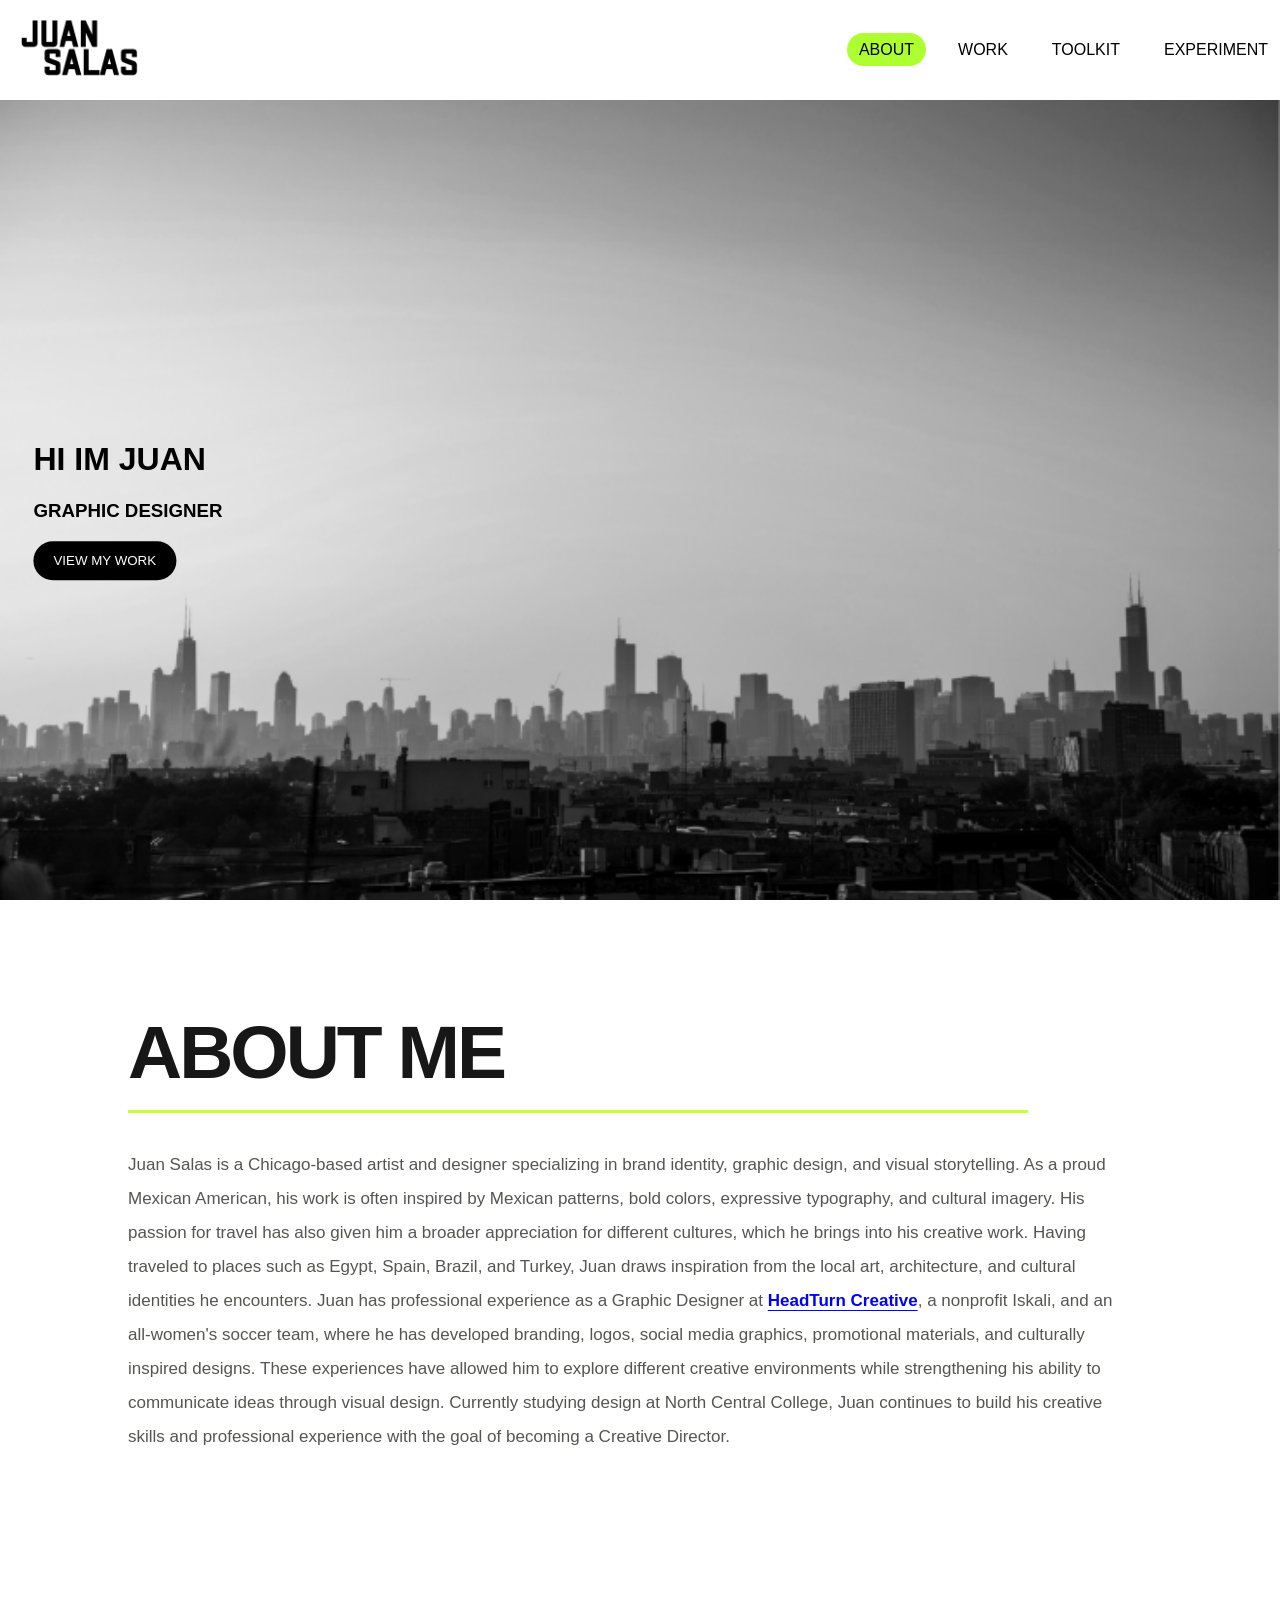
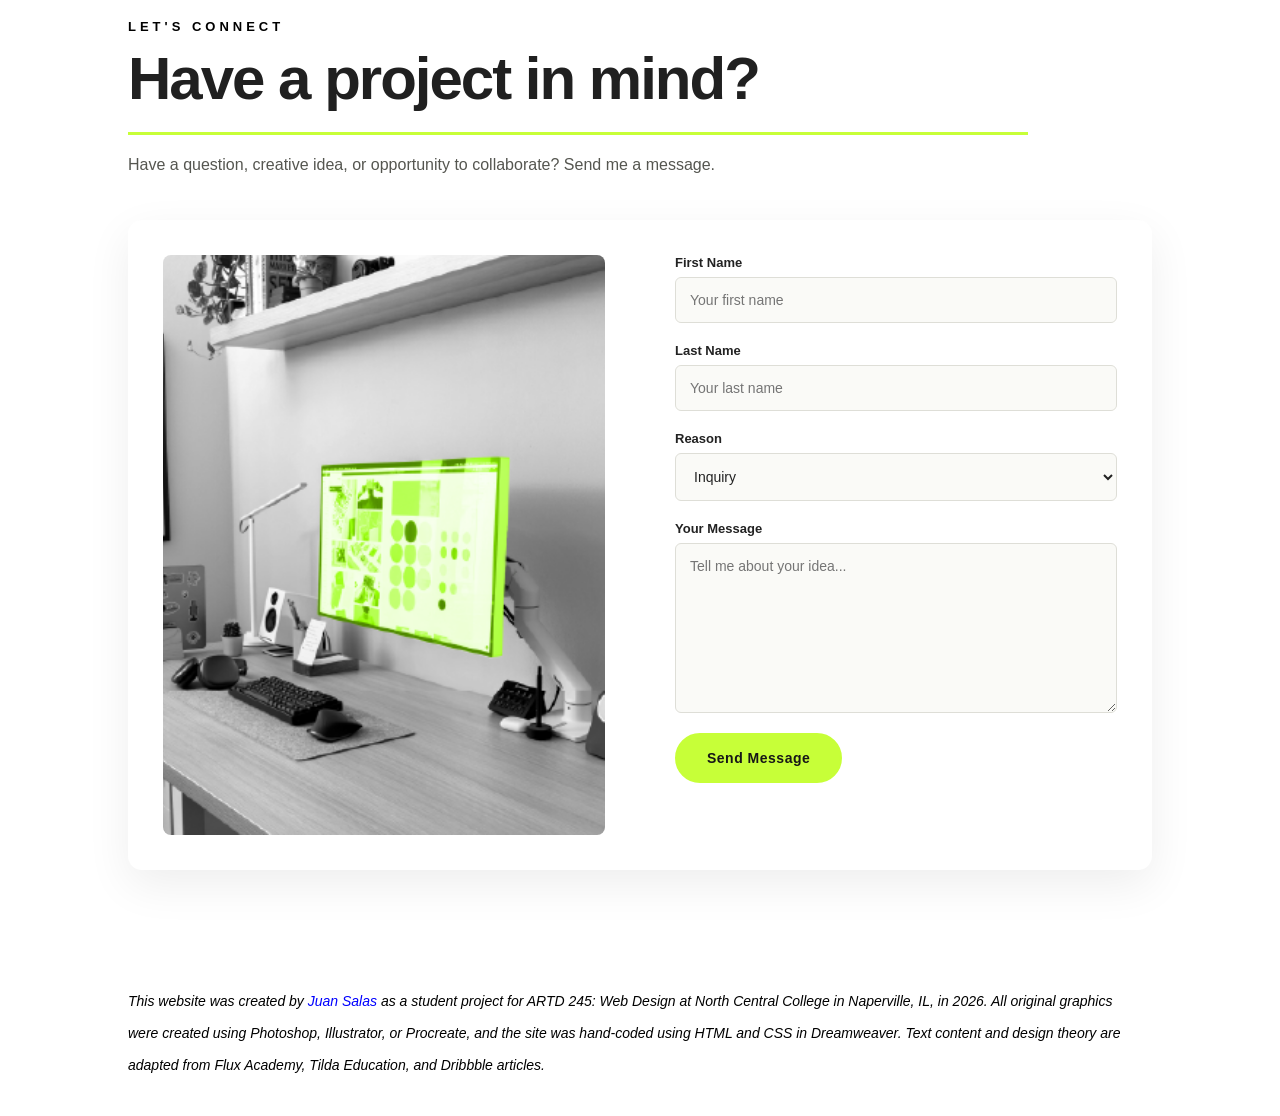
<file: index.html>
<!doctype html>
<html>
<head>
<meta charset="UTF-8">
<title>Portfolio Website </title>
<link href="style.css" rel="stylesheet" type="text/css">
<style type="text/css">
body,td,th {
    font-family: "Gill Sans", "Gill Sans MT", "Myriad Pro", "DejaVu Sans Condensed", Helvetica, Arial, sans-serif;
}
</style>
</head>
	
	
	
<body>
	
	
	
<nav class="navbar">
  <a href="index.html" class="nav-logo">
    <img src="images/lmao.png">
  </a>
  <ul class="nav-links">
    <li><a href="about.html"class="active">ABOUT</a></li>
    <li><a href="work.html">WORK</a></li>
    <li><a href="toolkit.html">TOOLKIT</a></li>
    <li><a href="experiment.html">EXPERIMENT </a></li>
  </ul>
</nav>

	
	
<div class="hero-image">
  <div class="hero-text">
    <h1>HI IM JUAN</h1>
    <h3>GRAPHIC DESIGNER</h3>
    <button>VIEW MY WORK</button>
  </div>
</div>
	
	

<section class="about-profile">

    <div class="about-profile-label">
    &nbsp; </div>

    <h2>ABOUT ME<span>&nbsp;</span></h2>

    <p>
        Juan Salas is a Chicago-based artist and designer
        specializing in brand identity, graphic design, and
        visual storytelling. As a proud Mexican American, his
        work is often inspired by Mexican patterns, bold colors,
        expressive typography, and cultural imagery. His passion
        for travel has also given him a broader appreciation for
        different cultures, which he brings into his creative work.
        Having traveled to places such as Egypt, Spain, Brazil,
        and Turkey, Juan draws inspiration from the local art,
        architecture, and cultural identities he encounters.
        Juan has professional experience as a Graphic Designer
        at <a href="https://www.headturncreative.com/">
        HeadTurn Creative</a>, a nonprofit Iskali, and an
        all-women's soccer team, where he has developed branding,
        logos, social media graphics, promotional materials, and
        culturally inspired designs. These experiences have
        allowed him to explore different creative environments
        while strengthening his ability to communicate ideas
        through visual design. Currently studying design at
        North Central College, Juan continues to build his
        creative skills and professional experience with the
        goal of becoming a Creative Director.
    </p>

</section>
	
	<section class="about-contact">

    <div class="about-contact-heading">
        <div class="about-profile-label">LET'S CONNECT</div>
        <h2>Have a project in mind?</h2>
        <p>
            Have a question, creative idea, or opportunity to
            collaborate? Send me a message.
        </p>
    </div>

    <div class="container">
        <div class="row">

            <div class="column">
                <img
                    src="images/bw.png"
                    alt="Portrait or creative work by Juan Salas"
                    class="about-contact-image"
                >
            </div>

            <div class="column">
                <form action="/action_page.php" method="post">

                    <label for="fname">First Name</label>
                    <input type="text" id="fname" name="firstname"
                           placeholder="Your first name">

                    <label for="lname">Last Name</label>
                    <input type="text" id="lname" name="lastname"
                           placeholder="Your last name">

                    <label for="Reason">Reason</label>
                    <select id="Reason" name="Reason">
                        <option value="inquiry">Inquiry</option>
                        <option value="question">Question</option>
                        <option value="partnership">Partnership</option>
                    </select>

                    <label for="subject">Your Message</label>
                    <textarea id="subject" name="subject"
                              placeholder="Tell me about your idea..."
                              style="height:170px"></textarea>

                    <input type="submit" value="Send Message">

                </form>
            </div>

        </div>
    </div>

</section>
	
	<footer class="about-site-credit">
    <p>
        <i>
            This website was created by
            <a href="https://juannssalas.myportfolio.com/work">
                Juan Salas
            </a>
            as a student project for ARTD 245: Web Design at
            North Central College in Naperville, IL, in 2026.
            All original graphics were created using Photoshop,
            Illustrator, or Procreate, and the site was hand-coded
            using HTML and CSS in Dreamweaver. Text content and
            design theory are adapted from Flux Academy, Tilda
            Education, and Dribbble articles.
        </i>
    </p>
</footer>
	
</body>
</html>
</file>
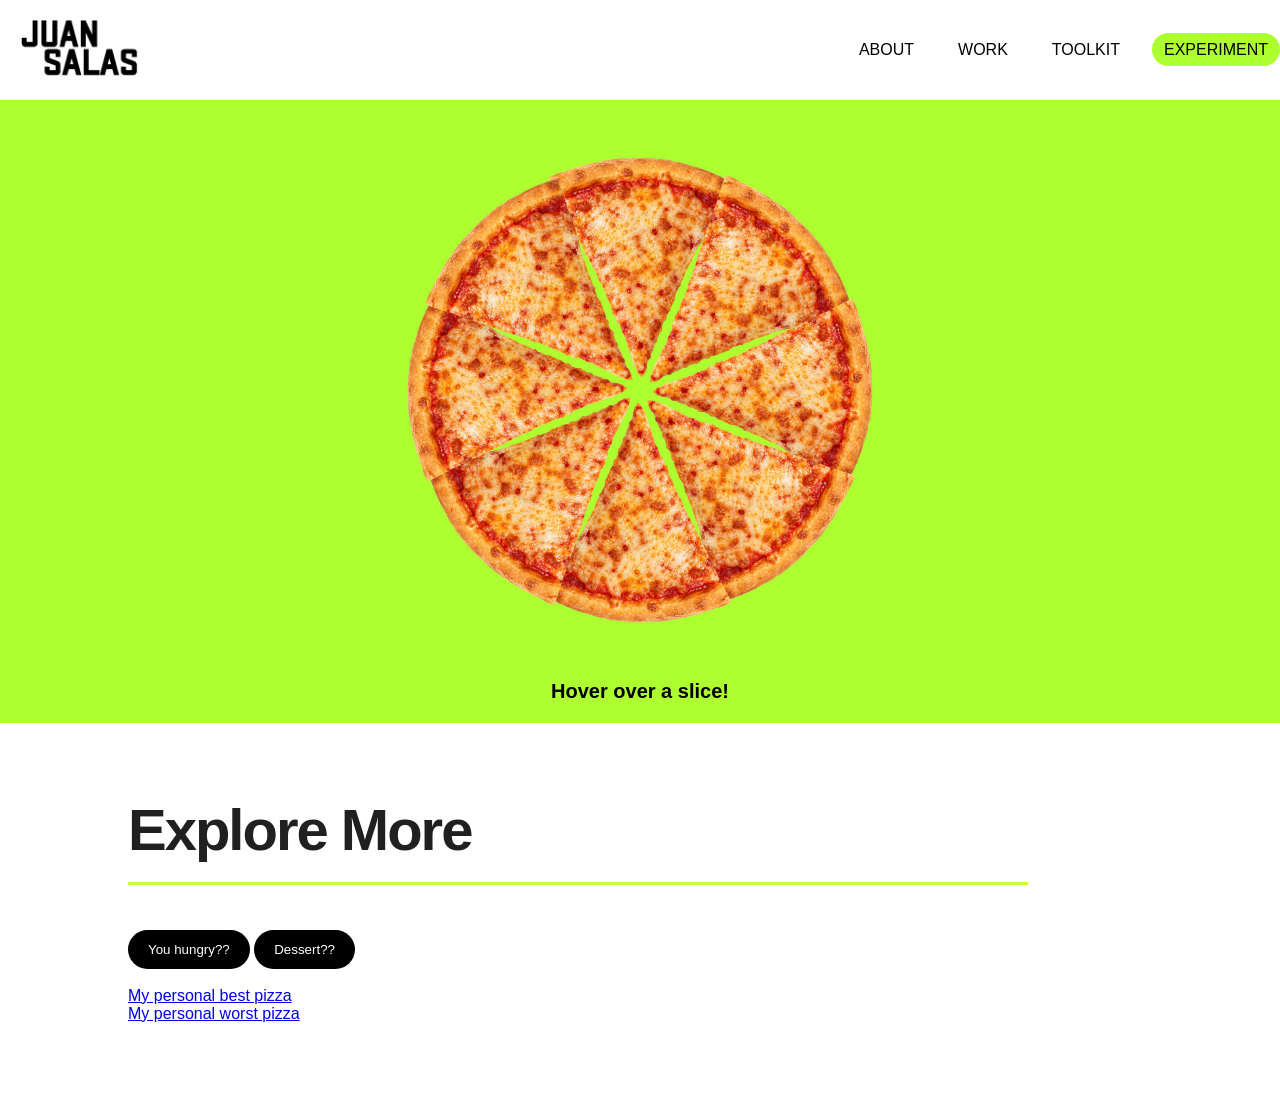
<file: experiment.html>
<!doctype html>
<html>
<head>
<meta charset="UTF-8">
<title>experiment</title>
	<link href="style.css" rel="stylesheet" type="text/css">
</head>

<body>
	
	<body class="experiments-page">
	
	
	<nav class="navbar">
  <a href="index.html" class="nav-logo">
    <img src="images/lmao.png">
  </a>
  <ul class="nav-links">
    <li><a href="index.html">ABOUT</a></li>
    <li><a href="work.html">WORK</a></li>
    <li><a href="toolkit.html">TOOLKIT</a></li>
    <li><a href="experiment.html"class="active">EXPERIMENT </a></li>
  </ul>
</nav>
	
	
<div class="interactive-pizza">

  <button class="pizza-piece" style="--i: 0" aria-label="Slice 1">
    <img src="images/YUM.png" alt="">
  </button>

  <button class="pizza-piece" style="--i: 1" aria-label="Slice 2">
    <img src="images/YUM.png"images/yummy.png"" alt="">
  </button>

  <button class="pizza-piece" style="--i: 2" aria-label="Slice 3">
    <img src="images/YUM.png" alt="">
  </button>

  <button class="pizza-piece" style="--i: 3" aria-label="Slice 4">
    <img src="images/YUM.png" alt="">
  </button>

  <button class="pizza-piece" style="--i: 4" aria-label="Slice 5">
    <img src="images/YUM.png" alt="">
  </button>

  <button class="pizza-piece" style="--i: 5" aria-label="Slice 6">
    <img src="images/YUM.png" alt="">
  </button>

  <button class="pizza-piece" style="--i: 6" aria-label="Slice 7">
    <img src="images/YUM.png" alt="">
  </button>

  <button class="pizza-piece" style="--i: 7" aria-label="Slice 8">
    <img src="images/YUM.png" alt="">
  </button>

	
</div>

<p id="pizza-message">Hover over a slice!</p>

<script>
  const pizzaPieces = document.querySelectorAll(".pizza-piece");
  const pizzaMessage = document.getElementById("pizza-message");

  pizzaPieces.forEach((piece, index) => {
    piece.addEventListener("mouseenter", () => {
      pizzaMessage.textContent =
        "Slice " + (index + 1) + " looks delicious!";
    });

    piece.addEventListener("click", () => {
      pizzaPieces.forEach(slice => {
        slice.classList.remove("selected");
        slice.setAttribute("aria-pressed", "false");
      });

      piece.classList.add("selected");
      piece.setAttribute("aria-pressed", "true");

      pizzaMessage.textContent =
        "You picked slice " + (index + 1) + "!";
    });

    piece.setAttribute("aria-pressed", "false");
  });
</script>
	
	<section class="experiment-links">
    <h2>Explore More</h2>

   
    <div class="button-group">
        <button class="experiment-btn" onclick="window.location.href='work.html'">
            You hungry??
        </button>

        <button class="experiment-btn second-btn" onclick="window.location.href='about.html'">
            Dessert??
        </button>
    </div>

		<br>
   
    <div class="link-group">
        <a href="https://www.loumalnatis.com/ target="_blank">
            My personal best pizza
        </a>

			<br>
															 
        <a href="https://www.rosatispizza.com/" target="_blank">
            My personal worst pizza 
        </a>
    </div>
</section>
	
	
	
	
	
	
</body>
</html>
</file>
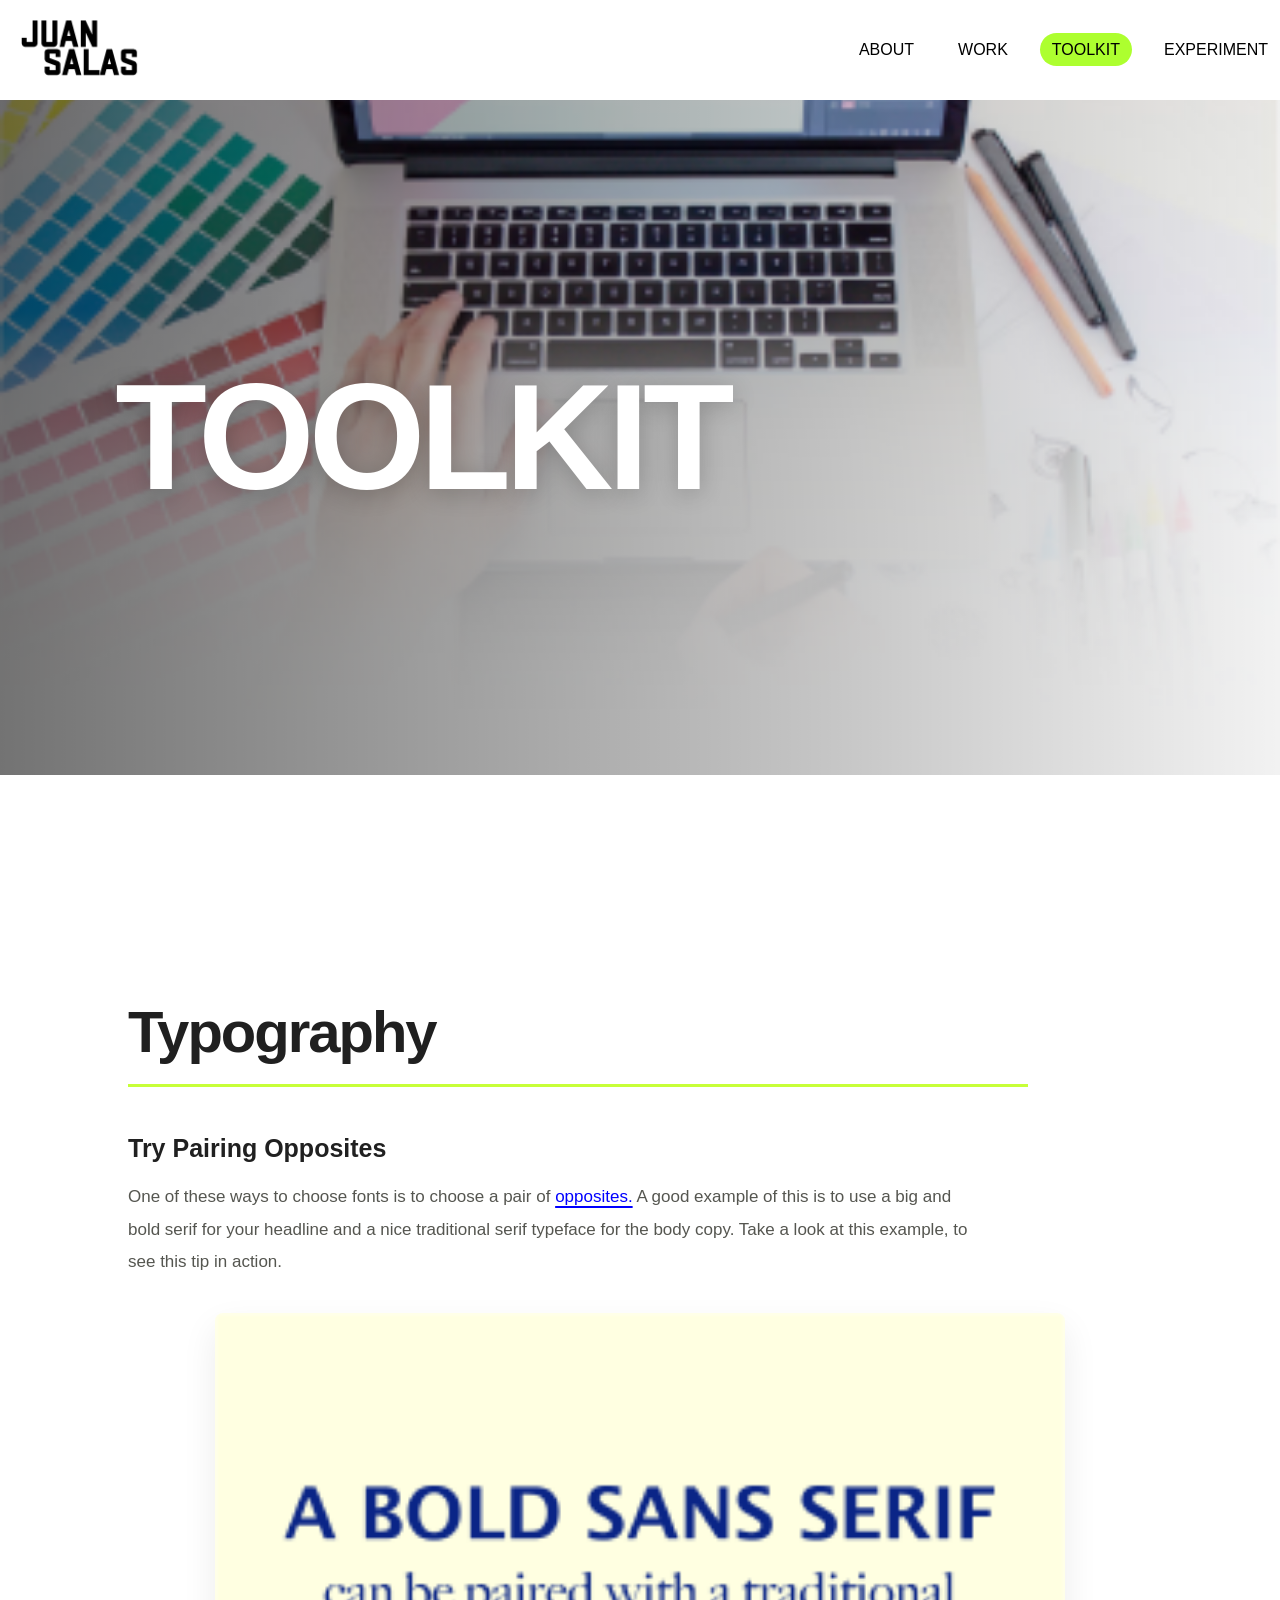
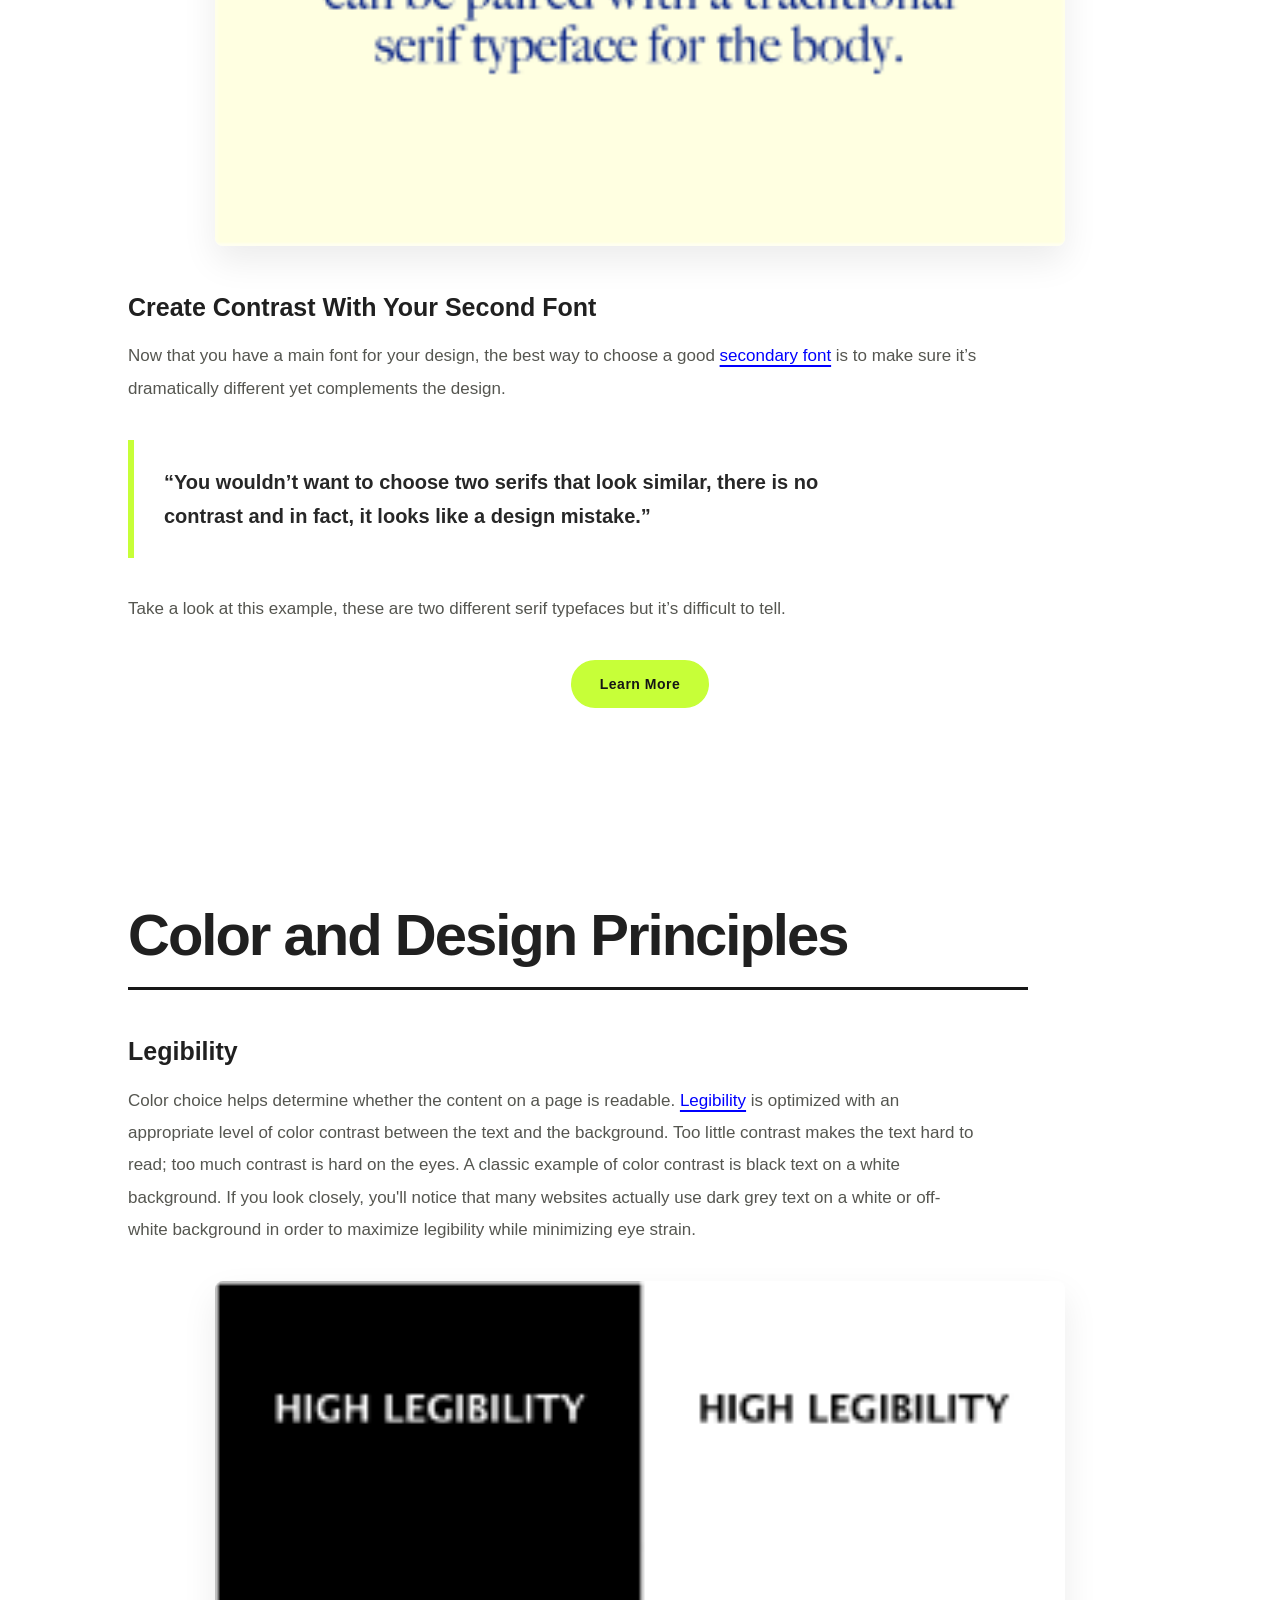
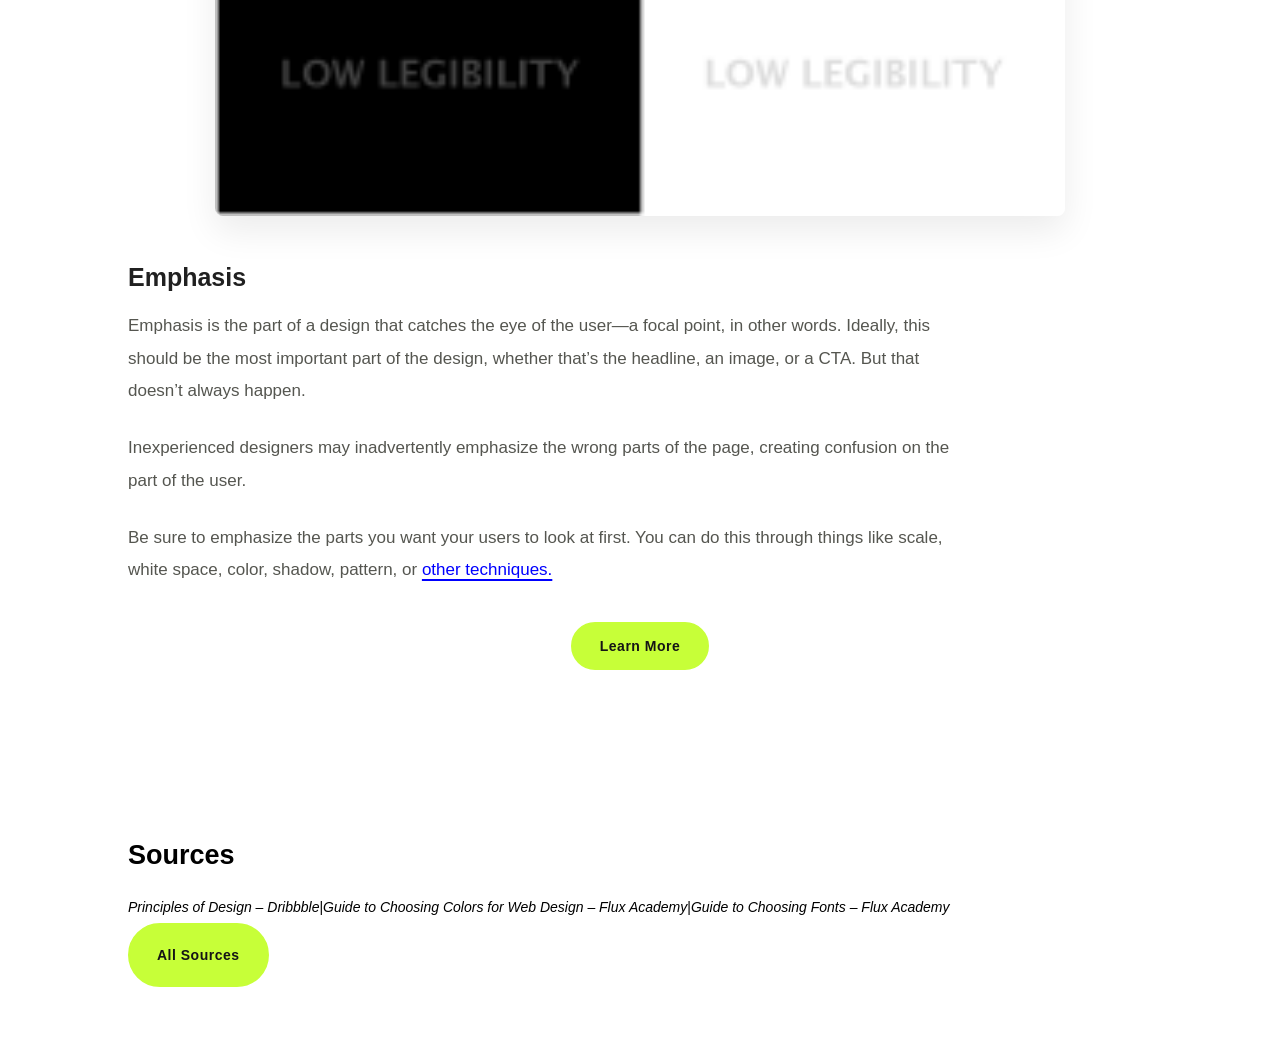
<file: toolkit.html>
<!doctype html>
<html>
<head>
<meta charset="UTF-8">
<title>toolkit</title>
	<link href="style.css" rel="stylesheet" type="text/css">
</head>

<body>
	
	
	
	
	<nav class="navbar">
  <a href="index.html" class="nav-logo">
    <img src="images/lmao.png">
  </a>
  <ul class="nav-links">
    <li><a href="index.html">ABOUT</a></li>
    <li><a href="work.html">WORK</a></li>
    <li><a href="toolkit.html"class="active">TOOLKIT</a></li>
    <li><a href="experiment.html">EXPERIMENT </a></li>
  </ul>
</nav>
	
	
<body>
	
	
	<div class="hero-image-toolkit">
  <div class="hero-text">
    <h1>TOOLKIT</h1>

  </div>
</div>
	
<section>
	

	
</section>
	
<section>
  <h2>Typography</h2>
	
  <h3>Try Pairing Opposites</h3>
	
  <p>One of these ways to choose fonts is to choose a pair of <a href="https://www.flux-academy.com/blog/the-ultimate-guide-to-choosing-fonts">opposites.</a> A good example of this is to use a big and bold serif for your headline and a nice traditional serif typeface for the body copy. Take a look at this example, to see this tip in action.</p>
	
	<div class="toolkit-images">
  <img src="images/type.png" alt="Header Image"/>
	</div>
	
  <h3>Create Contrast With Your Second Font</h3>
	
  <p>Now that you have a main font for your design, the best way to choose a good <a href="https://www.flux-academy.com/blog/the-ultimate-guide-to-choosing-fonts">secondary font</a> is to make sure it’s dramatically different yet complements the design.</p>
  <q>You wouldn’t want to choose two serifs that look similar, there is no contrast and in fact, it looks like a design mistake.</q>
	
  <p>Take a look at this example, these are two different serif typefaces but it’s difficult to tell.</p>
	
	<div class="toolkit-images">
  <a href="https://www.flux-academy.com/blog/the-ultimate-guide-to-choosing-fonts" class="button-link">Learn More</a> 
	</div>
	
</section>
	
<section class = "color-section">
	
  <h2>Color and Design Principles</h2>
	
  <h3>Legibility</h3>
	
  <p>Color choice helps determine whether the content on a page is readable. <a href="https://www.flux-academy.com/blog/ultimate-guide-to-choosing-colors-for-web-design">Legibility</a> is optimized with an appropriate level of color contrast between the text and the background. Too little contrast makes the text hard to read; too much contrast is hard on the eyes. A classic example of color contrast is black text on a white background. If you look closely, you'll notice that many websites actually use dark grey text on a white or off-white background in order to maximize legibility while minimizing eye strain.</p>
	
	<div class="toolkit-images">
  <img src="images/legi.png" alt="Header Image"/>
	</div>
	
  <h3>Emphasis</h3>
	
  <p>Emphasis is the part of a design that catches the eye of the user—a focal point, in other words. Ideally, this should be the most important part of the design, whether that’s the headline, an image, or a CTA. But that doesn’t always happen.</p>
  <p>Inexperienced designers may inadvertently emphasize the wrong parts of the page, creating confusion on the part of the user.</p>
  <p>Be sure to emphasize the parts you want your users to look at first. You can do this through things like scale, white space, color, shadow, pattern, or <a href="https://www.flux-academy.com/blog/ultimate-guide-to-choosing-colors-for-web-design">other techniques.</a></p>
	
	<div class="toolkit-images">
  <a href="https://www.flux-academy.com/blog/ultimate-guide-to-choosing-colors-for-web-design" class="button-link">Learn More</a> 
	</div>
		
</section>
	
</body>
	
<footer>
	
<section>
	
    <h3>Sources</h3>
	
    <p><a href="https://dribbble.com/resources/education/principles-of-design"><cite>Principles of Design – Dribbble</cite></a>|<a href="https://www.flux-academy.com/blog/ultimate-guide-to-choosing-colors-for-web-design"><cite>Guide to Choosing Colors for Web Design – Flux Academy</cite></a>|<a href="https://www.flux-academy.com/blog/the-ultimate-guide-to-choosing-fonts"><cite>Guide to Choosing Fonts – Flux Academy</cite></a><br>
		
      <a href="https://dribbble.com/resources/education/principles-of-design" class="button-link">All Sources</a></p>
	
</section>
	
</footer>
	
	
	
	
	
	
	
	
</body>
</html>
</file>
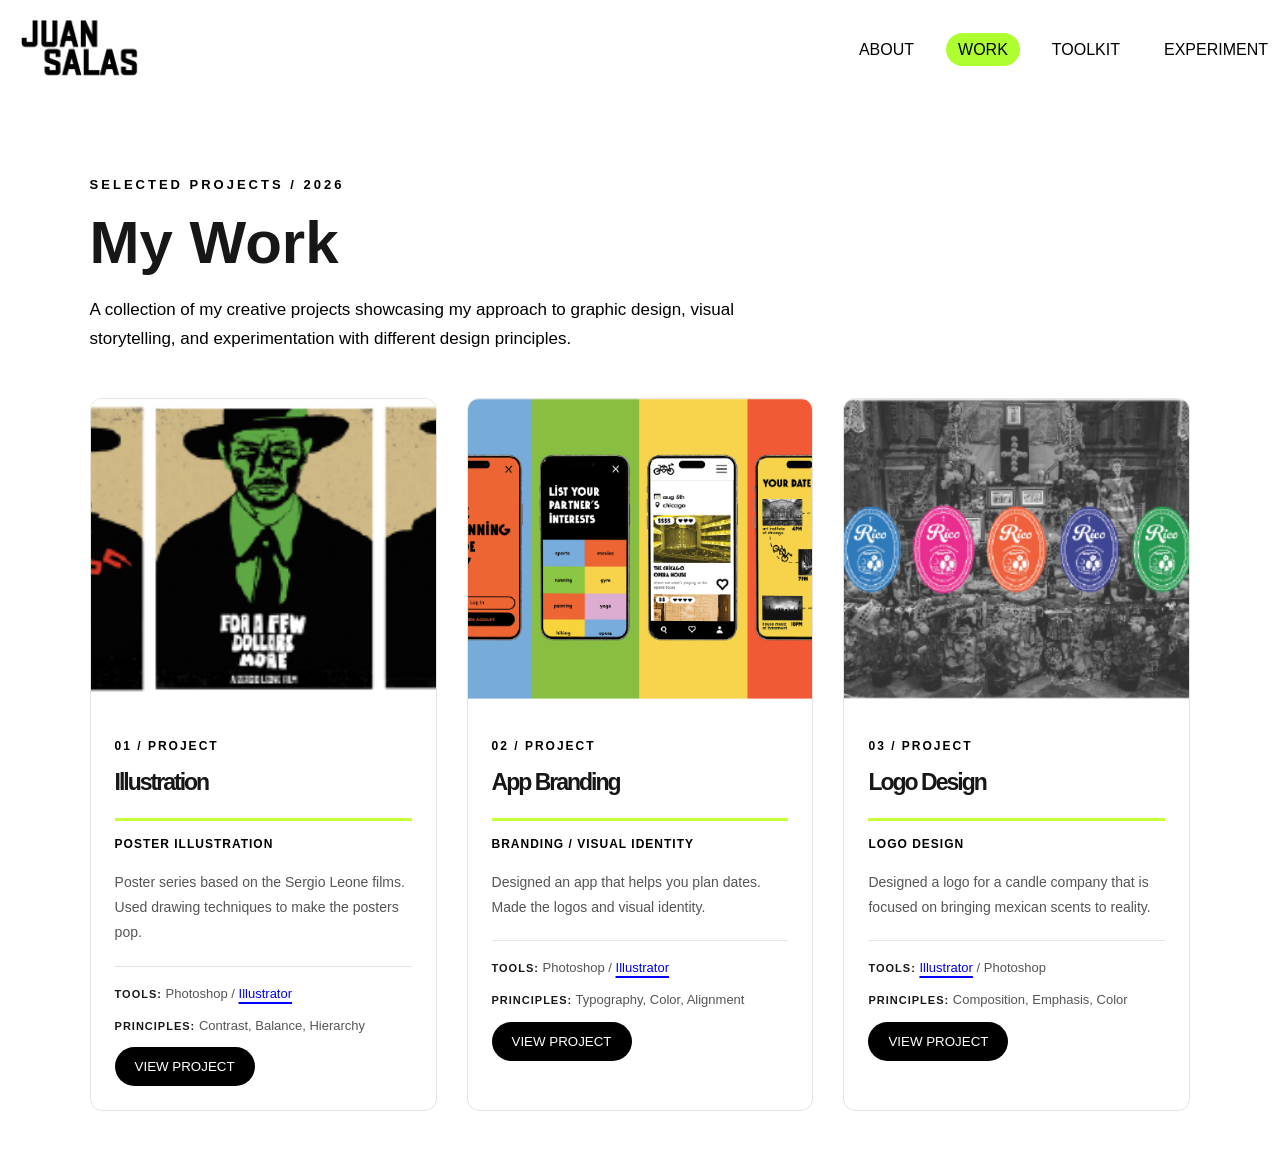
<file: work.html>
<!doctype html>
<html>
<head>
<meta charset="UTF-8">
<title>work</title>
	<link href="style.css" rel="stylesheet" type="text/css">
</head>

<body>
	
	<nav class="navbar">
  <a href="index.html" class="nav-logo">
    <img src="images/lmao.png">
  </a>
  <ul class="nav-links">
    <li><a href="index.html">ABOUT</a></li>
    <li><a href="work.html"class="active">WORK</a></li>
    <li><a href="toolkit.html">TOOLKIT</a></li>
    <li><a href="experiment.html">EXPERIMENT </a></li>
  </ul>
</nav>
	
	
	
	
	
	
<section class="work-gallery-section">

    <div class="work-gallery-intro">
      <p class="work-gallery-label">Selected Projects / 2026</p>

        <h1 class="work-gallery-title">
            My Work<span style="color: #527a00;">&nbsp;</span>
        </h1>

        <p class="work-gallery-description">
            A collection of my creative projects showcasing my
            approach to graphic design, visual storytelling, and
            experimentation with different design principles.
        </p>
    </div>

    <div class="work-gallery-grid">

        <!-- PROJECT ONE -->
        <article class="work-gallery-card">

            <img
                src="images/poster.jpg"
                alt="First design project"
                class="work-gallery-image"
            >

            <div class="work-gallery-content">

                <p class="work-gallery-number">01 / PROJECT</p>

                <h2 class="work-gallery-card-title">
                    Illustration
                </h2>

              <p class="work-gallery-category">
                    Poster illustration
                </p>

                <p class="work-gallery-card-description">
              Poster series based on the Sergio Leone films. Used drawing techniques to make the posters pop. </p>

                <div class="work-gallery-details">
                    <p>
                        <strong>TOOLS:</strong>
                        Photoshop / <a href="https://www.adobe.com/home?mv=other&promoid=LH4XT53N">Illustrator</a>
                  </p>

                    <p>
                        <strong>PRINCIPLES:</strong>
                        Contrast, Balance, Hierarchy
                    </p>
					
					<a href="https://juannssalas.myportfolio.com/poster-redesign"><button>VIEW PROJECT</button></a>
					
              </div>

            </div>
        </article>
		

        <!-- PROJECT TWO -->
        <article class="work-gallery-card">

            <img
                src="images/app.png"
                alt="Second design project"
                class="work-gallery-image"
            >

            <div class="work-gallery-content">

                <p class="work-gallery-number">02 / PROJECT</p>

                <h2 class="work-gallery-card-title">
                    App Branding
                </h2>

                <p class="work-gallery-category">
                    Branding / visual identity
                </p>

                <p class="work-gallery-card-description">
                    Designed an app that helps you plan dates. Made the logos and visual identity. 
                </p>

                <div class="work-gallery-details">
                    <p>
                        <strong>TOOLS:</strong>
                        Photoshop / <a href="https://www.adobe.com/home?mv=other&promoid=LH4XT53N">Illustrator</a>
                    </p>

                    <p>
                        <strong>PRINCIPLES:</strong>
                        Typography, Color, Alignment
                    </p>
					
					<a href="https://juannssalas.myportfolio.com/tandem"><button>VIEW PROJECT</button></a>
					
                </div>

            </div>
        </article>

        <!-- PROJECT THREE -->
        <article class="work-gallery-card">

            <img
                src="images/candle.png"
                alt="Third design project"
                class="work-gallery-image"
            >

            <div class="work-gallery-content">

                <p class="work-gallery-number">03 / PROJECT</p>

                <h2 class="work-gallery-card-title">
                    Logo Design
                </h2>

                <p class="work-gallery-category">
                    Logo Design
                </p>

                <p class="work-gallery-card-description">
                    Designed a logo for a candle company that is focused on bringing mexican scents to reality. 
                </p>

                <div class="work-gallery-details">
                    <p>
                        <strong>TOOLS:</strong>
                         <a href="https://www.adobe.com/home?mv=other&promoid=LH4XT53N">Illustrator</a> / Photoshop
                    </p>

                    <p>
                        <strong>PRINCIPLES:</strong>
                        Composition, Emphasis, Color
                    </p>
					
					
					<a href="https://juannssalas.myportfolio.com/candle-logo"><button>VIEW PROJECT</button></a>
					
					
                </div>

            </div>
        </article>

    </div>

</section>
	
	
	
	
</body>
</html>
</file>
<file: style.css>
@charset "UTF-8";





.navbar {
  display: flex;
  justify-content: space-between; 
  align-items: center;         
  padding-left: 20px;
  background-color: white;   
  color: black;
}

.nav-logo img {
  height: 100px;                  
  width: auto; 
  display: block;
}

.nav-links {
  display: flex; 
  list-style: none; 
  margin: 0;
  padding: 0;
  gap: 20px;
}

.nav-links a {
  color: black;
  text-decoration: none; 
  font-size: 1rem;
  padding: 8px 12px;
	  border-radius: 400px; 
  transition: background-color 0.3s ease, color 0.3s ease;
}


.nav-links a:hover {
  background-color: greenyellow; 
  border-radius: 400px; 
}













body{
	font-family: "Gill Sans", "Gill Sans MT", "Myriad Pro", "DejaVu Sans Condensed", Helvetica, Arial, "sans-serif";
}

.hero{
	margin-bottom: 100px;
	margin-top: 50px;
	
}

body, html {
    height: 100%;
}

.hero-image {
  background-image: url("images/black and white photo.png");

  height: 800px;
	

  background-position: center;
  background-repeat: no-repeat;
  background-size: cover;
  position: relative;
}

.hero-text {
  text-align: left;
  position: absolute;
  top: 50%;
  left: 10%;
  transform: translate(-50%, -50%);
  color: black;
}






button{
	background-color: black;
  color: white;
  padding: 12px 20px;
  border: none;
  cursor: pointer;
	border-radius: 100px;
	
}

* {
  box-sizing: border-box;
}

input[type=text], select, textarea {
  width: 100%;
  padding: 12px;
  border: 1px solid #ccc;
  margin-top: 6px;
  margin-bottom: 16px;
  resize: vertical;
}

input[type=submit] {
  background-color: black;
  color: white;
  padding: 12px 20px;
  border: none;
  cursor: pointer;
	border-radius: 100px;
}

input[type=submit]:hover {
  background-color: darkred;
}

.container {
  border-radius: 5px;
  background-color: white;
  padding: 10px;
}

.column {
  float: left;
  width: 50%;
  margin-top: 6px;
  padding: 20px;
}


.row:after {
  content: "";
  display: table;
  clear: both;
}

@media screen and (max-width: 600px) {
  .column, input[type=submit] {
    width: 100%;
    margin-top: 0;
  }
}

.hero-image-toolkit {
  
  background-image: url("images/header.png");


  height: 800px;
	
	

  background-position: center;
  background-repeat: no-repeat;
  background-size: cover;
  position: relative;
}

.toolkit-images{
	
	scale: 70%;

}




.work-gallery-section {
    padding: 60px 7%;
    background-color: white;
    color: #171717;
}

/* Gallery introduction */
.work-gallery-intro {
    max-width: 750px;
    margin-bottom: 45px;
}

.work-gallery-label {
    color: black;
    font-size: 13px;
    font-weight: bold;
    letter-spacing: 3px;
    text-transform: uppercase;
    margin-bottom: 12px;
}

.work-gallery-title {
    font-size: clamp(36px, 5vw, 60px);
    line-height: 1.1;
    margin: 0 0 20px;
    color: #171717;
}

.work-gallery-description {
    font-size: 17px;
    line-height: 1.7;
    color: black;
    max-width: 650px;
}

.work-gallery-grid {
    display: grid;
    grid-template-columns: repeat(3, minmax(0, 1fr));
    gap: 30px;
}

.work-gallery-card {
    min-width: 0;
    background-color: white;
    border-radius: 12px;
    overflow: hidden;
    border: 1px solid #e5e5e0;
    transition: transform 0.3s ease,
                box-shadow 0.3s ease;
}

.work-gallery-card:hover {
    transform: translateY(-6px);
    box-shadow: 0 12px 28px rgba(0, 0, 0, 0.10);
}

.work-gallery-image {
    display: block;
    width: 100%;
    height: 300px;
    object-fit: cover;
    transition: transform 0.4s ease;
}

.work-gallery-card:hover .work-gallery-image {
    transform: scale(1.03);
}

.work-gallery-content {
    padding: 24px;
}

.work-gallery-number {
    color: black;
    font-size: 12px;
    font-weight: bold;
    letter-spacing: 2px;
    margin-bottom: 10px;
}

.work-gallery-card-title {
    font-size: 23px;
    line-height: 1.3;
    margin: 0 0 10px;
    color: #171717;
}

.work-gallery-category {
    color: black;
    font-size: 12px;
    font-weight: bold;
    letter-spacing: 1px;
    text-transform: uppercase;
    margin-bottom: 14px;
}

.work-gallery-card-description {
    color: #555;
    font-size: 14px;
    line-height: 1.8;
    margin-bottom: 20px;
}

/* Tools and design principles */
.work-gallery-details {
    border-top: 1px solid #e5e5e0;
    padding-top: 16px;
}

.work-gallery-details p {
    font-size: 13px;
    line-height: 1.7;
    color: #555;
    margin: 0 0 10px;
}

.work-gallery-details strong {
    color: #171717;
    font-size: 11px;
    letter-spacing: 1px;
}

@media screen and (max-width: 900px) {
    .work-gallery-grid {
        grid-template-columns: repeat(2, minmax(0, 1fr));
        gap: 22px;
    }

    .work-gallery-image {
        height: 260px;
    }
}

@media screen and (max-width: 600px) {
    .work-gallery-section {
        padding: 40px 6%;
    }

    .work-gallery-grid {
        grid-template-columns: 1fr;
        gap: 25px;
    }

    .work-gallery-image {
        height: 280px;
    }

    .work-gallery-content {
        padding: 20px;
    }

    .work-gallery-card-title {
        font-size: 21px;
    }
}





.active {
	 background-color: greenyellow; 
  border-radius: 400px; 
}


body {
    margin: 0;
}

.hero-image-toolkit {
    background-image:
        linear-gradient(
            90deg,
            rgba(0, 0, 0, 0.55),
            rgba(0, 0, 0, 0.05)
        ),
        url("images/header.png");

    min-height: 650px;
    height: 75vh;
    background-position: center;
    background-repeat: no-repeat;
    background-size: cover;
    position: relative;
    display: flex;
    align-items: center;
}

.hero-image-toolkit .hero-text {
    position: relative;
    top: auto;
    left: auto;
    transform: none;
    padding: 0 9%;
    color: white;
    text-align: left;
}

.hero-image-toolkit .hero-text h1 {
    font-size: clamp(65px, 12vw, 150px);
    font-weight: 900;
    letter-spacing: -6px;
    line-height: 0.95;
    margin: 0;
    text-shadow: 0 4px 25px rgba(0, 0, 0, 0.2);
}

body > section {
    padding: 75px 10%;
    background-color: white;
    color: #202020;
}

body > section h2 {
    font-size: clamp(35px, 5vw, 58px);
    line-height: 1.1;
    letter-spacing: -2px;
    margin: 0 0 45px;
    border-bottom: 3px solid #c7ff38;
    padding-bottom: 20px;
    max-width: 900px;
}

body > section h3 {
    font-size: 25px;
    line-height: 1.3;
    margin-top: 40px;
    margin-bottom: 15px;
    font-weight: 800;
}

body > section p {
    max-width: 850px;
    font-size: 17px;
    line-height: 1.9;
    color: #555650;
    margin-bottom: 25px;
}

body > section p a {
    color: blue;
    text-decoration-thickness: 2px;
    text-underline-offset: 4px;
    transition: color 0.25s ease;
}

body > section p a:hover {
    color: blue;
}

.toolkit-images {
    width: 100%;
    max-width: 850px;
    margin: 35px auto 45px;
    text-align: center;
    scale: 1;
}

.toolkit-images img {
    display: block;
    width: 100%;
    max-width: 850px;
    height: auto;
    margin: 0 auto;
    border-radius: 8px;
    box-shadow: 0 15px 35px rgba(0, 0, 0, 0.08);
}

body > section q {
    display: block;
    max-width: 800px;
    margin: 35px 0;
    padding: 25px 30px;
    border-left: 6px solid #c7ff38;
    background-color: white;
    color: #272727;
    font-size: 20px;
    font-weight: 600;
    line-height: 1.7;
}

.toolkit-images .button-link,
footer .button-link {
    display: inline-block;
    background-color: #c7ff38;
    color: #151515;
    padding: 14px 27px;
    border-radius: 50px;
    font-size: 14px;
    font-weight: bold;
    text-decoration: none;
    letter-spacing: 0.5px;
    border: 2px solid #c7ff38;
    transition: all 0.3s ease;
}

.toolkit-images .button-link:hover,
footer .button-link:hover {
    background-color: #171717;
    border-color: #171717;
    color: white;
    transform: translateY(-3px);
}

body > section.color-section {
    background-color: ;
}

body > section.color-section h2 {
    border-bottom-color: #171717;
}

body > footer {
    background-color: white;
    color: black;
    padding: 50px 10%;
}

body > footer section {
    max-width: 1100px;
    margin: 0 auto;
}

body > footer h3 {
    font-size: 27px;
    margin-top: 0;
    margin-bottom: 20px;
}

body > footer p {
    color: black;
    font-size: 14px;
    line-height: 2.3;
}

body > footer a {
    color: black;
    text-decoration: none;
}

body > footer a:hover {
    text-decoration: underline;
}

@media screen and (max-width: 800px) {
    .hero-image-toolkit {
        min-height: 500px;
        height: 65vh;
    }

    .hero-image-toolkit .hero-text h1 {
        letter-spacing: -3px;
    }

    body > section {
        padding: 55px 7%;
    }

    body > section h2 {
        margin-bottom: 35px;
    }
}

@media screen and (max-width: 600px) {
    .hero-image-toolkit {
        min-height: 400px;
        height: 55vh;
    }

    .hero-image-toolkit .hero-text {
        padding: 0 7%;
    }

    .hero-image-toolkit .hero-text h1 {
        font-size: 58px;
        letter-spacing: -3px;
    }

    body > section {
        padding: 40px 6%;
    }

    body > section h2 {
        font-size: 36px;
        letter-spacing: -1px;
    }

    body > section h3 {
        font-size: 22px;
    }

    body > section p {
        font-size: 16px;
    }

    body > section q {
        padding: 20px;
        font-size: 17px;
    }

    body > footer {
        padding: 35px 6%;
    }
}







.about-profile {
    background-color: white;
    color: #202020;
    padding: 85px 10%;
}

.about-profile-label {
    color: black;
    font-size: 13px;
    font-weight: bold;
    letter-spacing: 4px;
    text-transform: uppercase;
    margin-bottom: 15px;
}

.about-profile h2 {
    font-size: clamp(42px, 6vw, 75px);
    line-height: 1;
    letter-spacing: -3px;
    margin: 0 0 35px;
    color: #171717;
}

.about-profile h2 span {
    color: blue;
}

.about-profile p {
    max-width: 1000px;
    font-size: 17px;
    line-height: 2;
    color: #555650;
    margin: 0;
}

.about-profile a {
    color: blue;
    font-weight: bold;
    text-decoration-thickness: 1px;
    text-underline-offset: 4px;
    transition: color 0.3s ease;
}

.about-profile a:hover {
    color: #789e00;
}



.about-contact {
    padding: 80px 10%;
    background-color: white;
    color: #202020;
}

.about-contact-heading {
    margin-bottom: 40px;
}

.about-contact-heading .about-profile-label {
    margin-bottom: 12px;
}

.about-contact-heading h2 {
    font-size: clamp(38px, 5vw, 60px);
    line-height: 1.1;
    letter-spacing: -2px;
    margin: 0 0 15px;
}

.about-contact-heading p {
    color: #555650;
    font-size: 16px;
    line-height: 1.8;
}

.about-contact .container {
    background-color: #fff;
    padding: 0;
    border-radius: 14px;
    overflow: hidden;
    box-shadow: 0 15px 45px rgba(0, 0, 0, 0.07);
}

.about-contact .column {
    float: left;
    width: 50%;
    margin-top: 0;
    padding: 35px;
}

.about-contact-image {
    display: block;
    width: 100%;
    height: 100%;
    min-height: 580px;
    object-fit: cover;
    border-radius: 8px;
}

.about-contact label {
    display: block;
    color: #222;
    font-size: 13px;
    font-weight: bold;
    margin-bottom: 5px;
}

.about-contact input[type="text"],
.about-contact select,
.about-contact textarea {
    display: block;
    width: 100%;
    padding: 14px;
    margin-top: 7px;
    margin-bottom: 20px;
    border: 1px solid #deded7;
    border-radius: 6px;
    background-color: #fafaf7;
    color: #222;
    font-family: inherit;
    font-size: 14px;
    box-sizing: border-box;
    transition: border-color 0.3s ease,
                box-shadow 0.3s ease;
}

.about-contact input[type="text"]:focus,
.about-contact select:focus,
.about-contact textarea:focus {
    outline: none;
    border-color: #82a900;
    box-shadow: 0 0 0 3px rgba(199, 255, 56, 0.25);
}


.about-contact input[type="submit"] {
    background-color: #c7ff38;
    color: #171717;
    padding: 15px 30px;
    border: 2px solid #c7ff38;
    border-radius: 50px;
    font-size: 14px;
    font-weight: bold;
    letter-spacing: 0.5px;
    cursor: pointer;
    transition: all 0.3s ease;
}

.about-contact input[type="submit"]:hover {
    background-color: #171717;
    color: white;
    border-color: #171717;
}

.about-contact .row::after {
    content: "";
    display: table;
    clear: both;
}


.about-site-credit {
    background-color: white;
    color: #bdbdbd;
    padding: 35px 10%;
    font-size: 13px;
    line-height: 2;
}

.about-site-credit p {
    max-width: 1000px;
    margin: 0;
}

.about-site-credit a {
    color: blue;
    text-decoration: none;
}

.about-site-credit a:hover {
    text-decoration: underline;
}



@media screen and (max-width: 800px) {
    .about-profile,
    .about-contact {
        padding: 60px 7%;
    }

    .about-contact .column {
        padding: 25px;
    }

    .about-contact-image {
        min-height: 450px;
    }

    .about-site-credit {
        padding: 30px 7%;
    }
}


@media screen and (max-width: 600px) {
    .about-profile,
    .about-contact {
        padding: 45px 6%;
    }

    .about-profile h2 {
        letter-spacing: -2px;
    }

    .about-profile p {
        font-size: 16px;
        line-height: 1.85;
    }

    .about-contact .column {
        float: none;
        width: 100%;
        padding: 22px;
    }

    .about-contact-image {
        min-height: 0;
        height: 350px;
    }

    .about-contact-heading h2 {
        letter-spacing: -1px;
    }

    .about-site-credit {
        padding: 28px 6%;
    }
}











.interactive-pizza {
  position: relative;
  width: min(85vw, 480px);
  aspect-ratio: 1;
  margin: 50px auto;
  border-radius: 50%;
}


.pizza-piece {
  position: absolute;
  top: 0;
  left: 25%;
  width: 50%;
  height: 50%;
  padding: 0;
  border: none;
  background: transparent;
  cursor: pointer;

  transform: rotate(calc(var(--i) * 45deg));
  transform-origin: 50% 100%;

  transition: transform 0.3s ease;
  z-index: 1;
}



.pizza-piece img {
  display: block;
  width: 100%;
  height: 100%;
  object-fit: contain;
  pointer-events: none;
}



.pizza-piece:hover,
.pizza-piece:focus-visible,
.pizza-piece.selected {
  transform:
    rotate(calc(var(--i) * 45deg))
    translateY(-12px);

  z-index: 5;
}



.pizza-piece:focus-visible {
  outline: 2px solid #222;
  outline-offset: 3px;
}



#pizza-message {
  text-align: center;
  font-family: Arial, sans-serif;
  font-size: 20px;
  font-weight: bold;
  margin: 20px;
}



@media (max-width: 600px) {
  .interactive-pizza {
    width: 90vw;
  }

  #pizza-message {
    font-size: 17px;
  }
}


.experiments-page {
    background-color: greenyellow;
}
</file>
